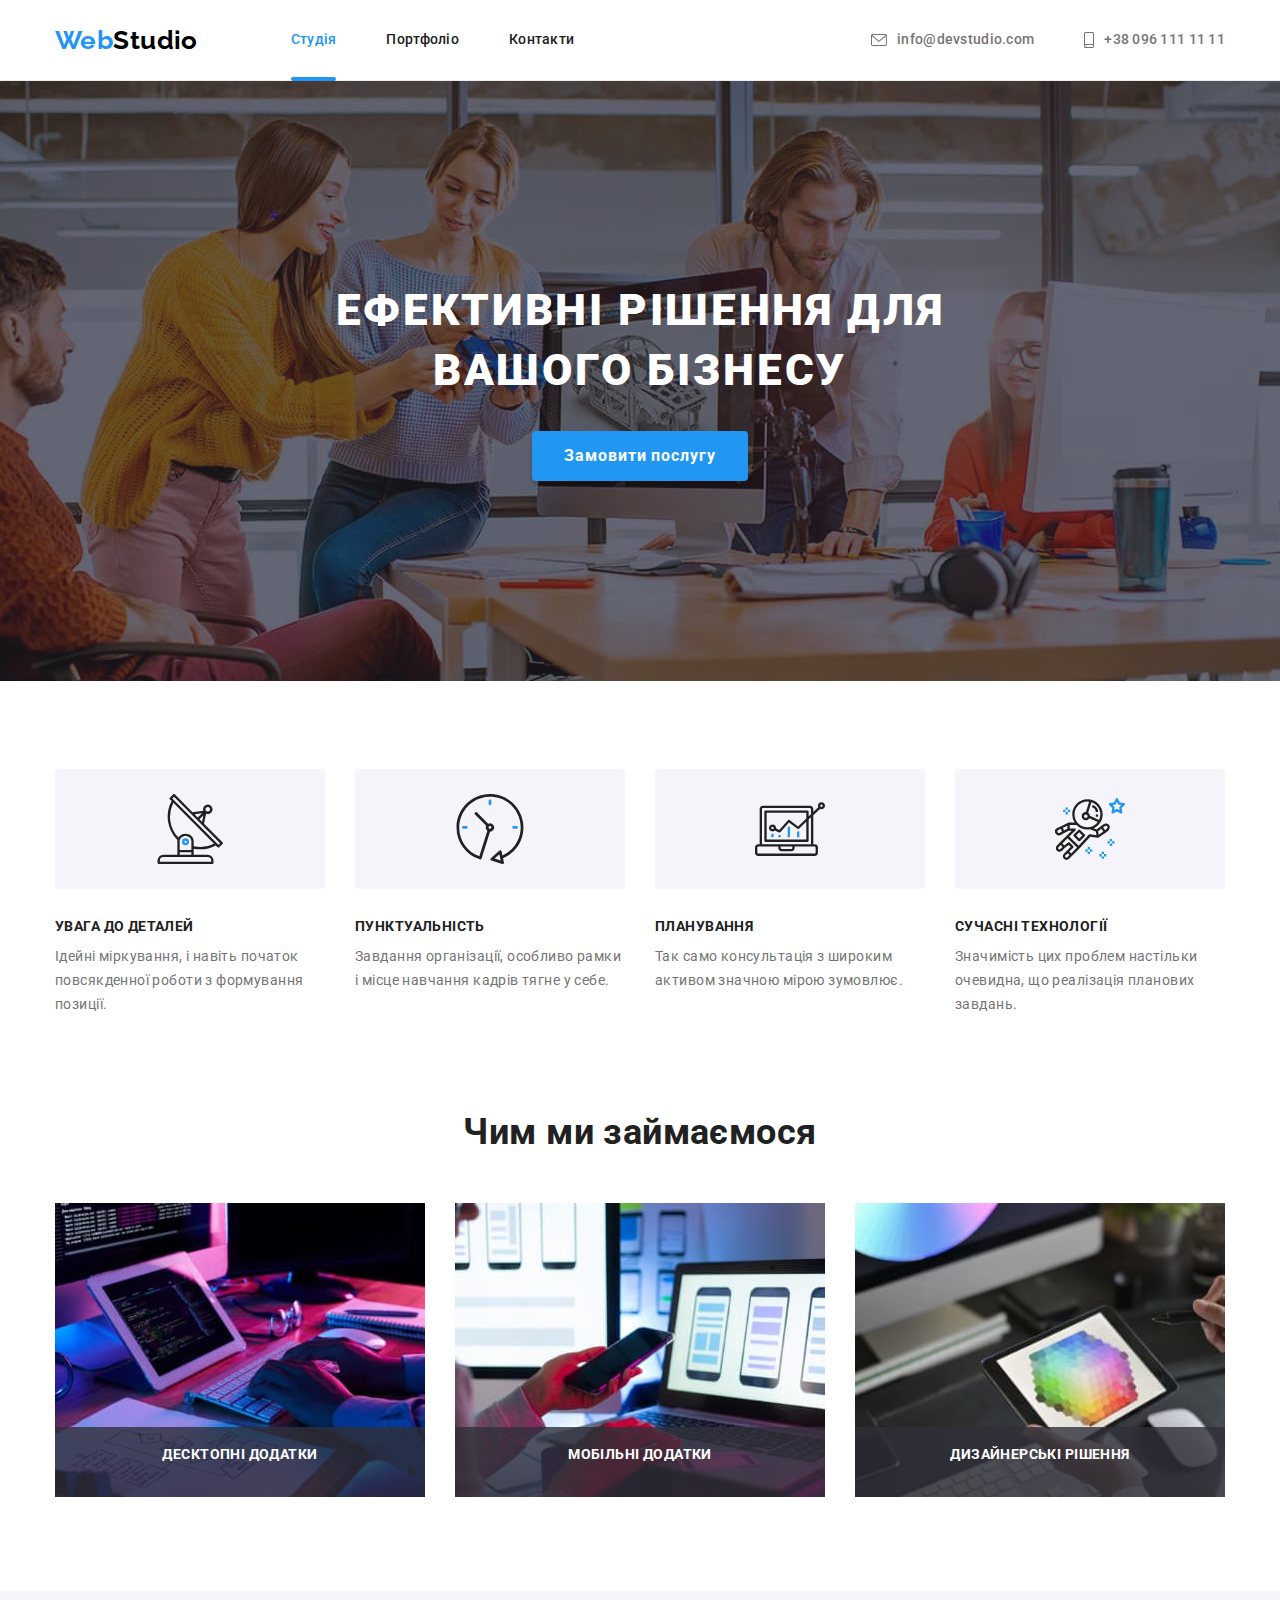
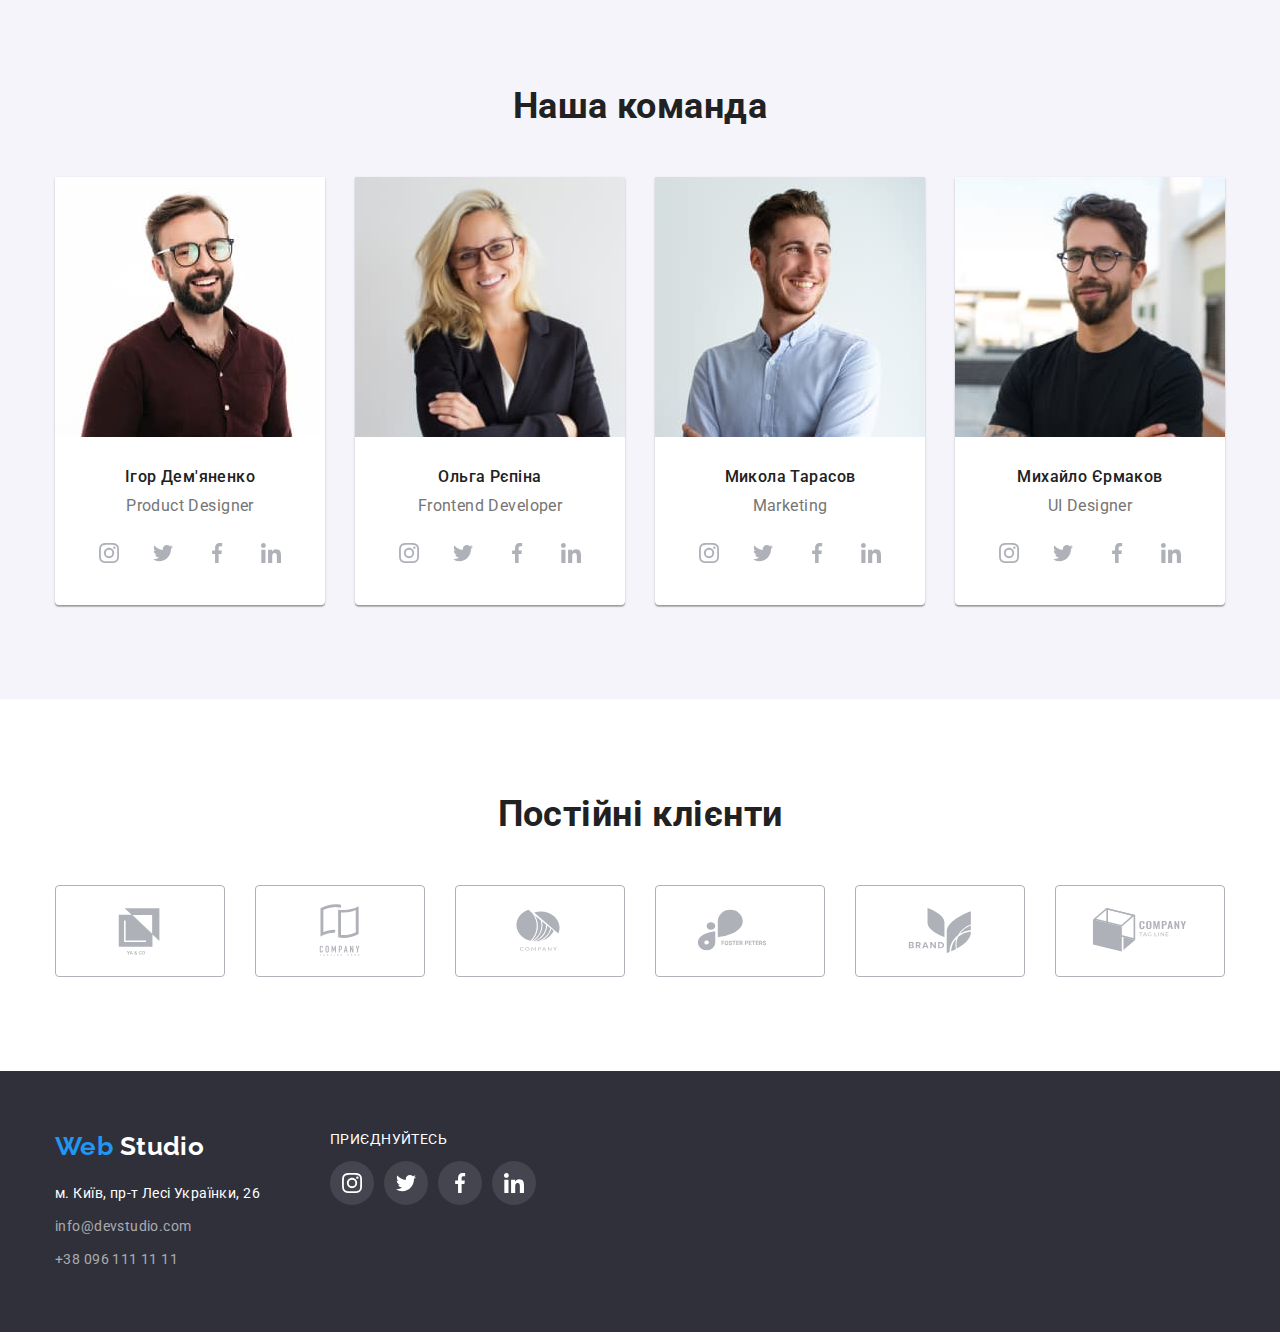
<file: index.html>
<!DOCTYPE html>
<html lang="uk">
  <head>
    <meta charset="UTF-8" />
    <meta name="viewport" content="width=device-width, initial-scale=1.0" />
    <title>Document</title>

    <!-- Fonts -->
    <link
      href="https://fonts.googleapis.com/css2?family=Raleway:wght@700&family=Roboto:wght@400;500;700&display=swap"
      rel="stylesheet"
    />

    <!-- Normalise -->
    <link
      rel="stylesheet"
      href="https://cdnjs.cloudflare.com/ajax/libs/modern-normalize/1.1.0/modern-normalize.min.css"
    />

    <!-- Custom Styles -->
    <link rel="stylesheet" href="./css/styles.css" />
  </head>
  <body>
    <!-- Шапка сайта-->
    <header class="headerclass">
      <div class="container main-nav">
        <nav class="flex">
          <a href="./index.html" class="logo">Web<span class="logosecondword">Studio</span></a>
          <ul class="site-nav list">
            <li class="item"><a href=" ./" class="link current">Студія</a></li>
            <li class="item"><a href=" ./portfolio.html" class="link">Портфоліо</a></li>
            <li class="item"><a href=" ./contacts.html" class="link">Контакти</a></li>
          </ul>
        </nav>
        <ul class="auth-nav list">
          <li class="item">
            <a href="mailto:info@devstudio.com" class="link">
              <svg class="contacts-icon" width="16" height="12">
                <use href="./images/sprite.svg#icon-envelope"></use>
              </svg>
              info@devstudio.com</a
            >
          </li>
          <li class="item">
            <a href="tel:+380961111111" class="link">
              <svg class="contacts-icon" width="10" height="16">
                <use href="./images/sprite.svg#icon-smartphone"></use>
              </svg>
              +38 096 111 11 11</a
            >
          </li>
        </ul>
      </div>
    </header>
    <main>
      <!-- Портфолио/Герой -->

      <section class="hero">
        <h1 class="hero-tittle">Ефективні рішення для вашого бізнесу</h1>
        <button type="button" class="button primary focus" data-modal-open>Замовити послугу</button>
      </section>

      <!-- Особенности -->
      <section class="section feature">
        <div class="container">
          <h2 class="title visually-hidden">Особливості</h2>
          <ul class="feature-list list">
            <li class="item icon-antenna">
              <div class="feature-svg">
                <svg class="social-icon-feature" width="20" height="20">
                  <use href="./images/sprite.svg#icon-antenna"></use>
                </svg>
                </div>
              <h3 class="titlelist">Увага до деталей</h3>
              <p class="text">
                Ідейні міркування, і навіть початок повсякденної роботи з формування позиції.
              </p>
            
            </li>
            <li class="item icon-clock">
              <div class="feature-svg">
                <svg class="social-icon-feature" width="20" height="20">
                  <use href="./images/sprite.svg#icon-clock"></use>
                </svg>
                </div>
              <h3 class="titlelist">Пунктуальність</h3>
              <p class="text">
                Завдання організації, особливо рамки і місце навчання кадрів тягне у себе.
              </p>
              
            </li>
            <li class="item icon-diagram">
              <div class="feature-svg">
                <svg class="social-icon-feature" width="20" height="20">
                  <use href="./images/sprite.svg#icon-diagram"></use>
                </svg>
              </div>
              <h3 class="titlelist">Планування</h3>
              <p class="text">Так само консультація з широким активом значною мірою зумовлює.</p>
              
          </li>
            <li class="item icon-astronaut">
              <div class="feature-svg">
                <svg class="social-icon-feature" width="20" height="20">
                  <use href="./images/sprite.svg#icon-astronaut"></use>
                </svg>
              </div>
              <h3 class="titlelist">Сучасні технології</h3>
              <p class="text">
                Значимість цих проблем настільки очевидна, що реалізація планових завдань.
              </p>
              
            </li>
          </ul>
        </div>
      </section>

      <!-- Чем мы занимаемся -->
      <section class="section">
        <div class="container">
          <h2 class="title">Чим ми займаємося</h2>
          <ul class="list doing">
            <li class="item">
              <img
                src="./images/about-1.jpg"
                alt="реалізація готового алгоритму через код"
                width="370"
              />
              <div class="doing-position">
              <p>Десктопні додатки</p>
              </div>
            </li>
            <li class="item">
              <img
                src="./images/about-2.jpg"
                alt="намальовані варіанти дизайну сайту на телефоні"
                width="370"
              />
              <div class="doing-position">
                <p>Мобільні додатки</p>
                </div>
            </li>
            <li class="item">
              <img src="./images/about-3.jpg" alt="вибор ти підбір кольору" width="370" />
              <div class="doing-position">
                <p>Дизайнерські рішення</p>
                </div>
            </li>
          </ul>
        </div>
      </section>

      <!-- Наша команда -->
      <section class="section team">
        <div class="container">
          <h2 class="title">Наша команда</h2>
          <ul class="team-list list">
            <li class="cards">
                <img src="./images/portrait1.jpg" alt="чоловік-дизайнер посміхається" width="270"/>
                <div class="textinteam">
                <h3 class="title">Ігор Дем'яненко</h3>
                <p lang="en" class="text">Product Designer</p>
                <ul class="sociallinks list">
                  <li class="sociallinks-item">
                    <a
                      class="social-link link"
                      href="https://instagram.com/"
                      target="_blank"
                      rel="nofollow noopener noreferrer"
                      aria-label="Instagram"
                    >
                      <svg class="social-icon" width="20" height="20">
                        <use href="./images/sprite.svg#icon-instagram"></use>
                      </svg>
                    </a>
                  </li>
                  <li class="sociallinks-item">
                    <a
                      class="social-link link"
                      href="https://twitter.com/"
                      target="_blank"
                      rel="nofollow noopener noreferrer"
                      aria-label="twitter"
                    >
                      <svg class="social-icon" width="20" height="20">
                        <use href="./images/sprite.svg#icon-twitter"></use>
                      </svg>
                    </a>
                  </li>
                  <li class="sociallinks-item">
                    <a
                      class="social-link link"
                      href="https://facebook.com/"
                      target="_blank"
                      rel="nofollow noopener noreferrer"
                      aria-label="facebook"
                    >
                      <svg class="social-icon" width="20" height="20">
                        <use href="./images/sprite.svg#icon-facebook"></use>
                      </svg>
                    </a>
                  </li>
                  <li class="sociallinks-item">
                    <a
                      class="social-link link"
                      href="https://linkedin.com/"
                      target="_blank"
                      rel="nofollow noopener noreferrer"
                      aria-label="linkedin"
                    >
                      <svg class="social-icon" width="20" height="20">
                        <use href="./images/sprite.svg#icon-linkedin"></use>
                      </svg>
                    </a>
                  </li>
                </ul>
                  </div>
            </li>
            <li class="cards">
              <img
                src="./images/portrait2.jpg"
                alt="фронтенд девелопер жінка посміхається"
                width="270"
              />
              <div class="textinteam">
                <h3 class="title">Ольга Рєпіна</h3>
                <p lang="en" class="text">Frontend Developer</p>
                <ul class="sociallinks list">
                  <li class="sociallinks-item">
                    <a
                      class="social-link link"
                      href="https://instagram.com/"
                      target="_blank"
                      rel="nofollow noopener noreferrer"
                      aria-label="Instagram"
                    >
                      <svg class="social-icon" width="20" height="20">
                        <use href="./images/sprite.svg#icon-instagram"></use>
                      </svg>
                    </a>
                  </li>
                  <li class="sociallinks-item">
                    <a
                      class="social-link link"
                      href="https://twitter.com/"
                      target="_blank"
                      rel="nofollow noopener noreferrer"
                      aria-label="twitter"
                    >
                      <svg class="social-icon" width="20" height="20">
                        <use href="./images/sprite.svg#icon-twitter"></use>
                      </svg>
                    </a>
                  </li>
                  <li class="sociallinks-item">
                    <a
                      class="social-link link"
                      href="https://facebook.com/"
                      target="_blank"
                      rel="nofollow noopener noreferrer"
                      aria-label="facebook"
                    >
                      <svg class="social-icon" width="20" height="20">
                        <use href="./images/sprite.svg#icon-facebook"></use>
                      </svg>
                    </a>
                  </li>
                  <li class="sociallinks-item">
                    <a
                      class="social-link link"
                      href="https://linkedin.com/"
                      target="_blank"
                      rel="nofollow noopener noreferrer"
                      aria-label="linkedin"
                    >
                      <svg class="social-icon" width="20" height="20">
                        <use href="./images/sprite.svg#icon-linkedin"></use>
                      </svg>
                    </a>
                  </li>
                </ul>
              </div>
            </li>
            <li class="cards">
              <img src="./images/portrait3.jpg" alt="маркетолог чоловік посміхаєтсья" width="270" />
              <div class="textinteam">
                <h3 class="title">Микола Тарасов</h3>
                <p lang="en" class="text">Marketing</p>
                <ul class="sociallinks list">
                  <li class="sociallinks-item">
                    <a
                      class="social-link link"
                      href="https://instagram.com/"
                      target="_blank"
                      rel="nofollow noopener noreferrer"
                      aria-label="Instagram"
                    >
                      <svg class="social-icon" width="20" height="20">
                        <use href="./images/sprite.svg#icon-instagram"></use>
                      </svg>
                    </a>
                  </li>
                  <li class="sociallinks-item">
                    <a
                      class="social-link link"
                      href="https://twitter.com/"
                      target="_blank"
                      rel="nofollow noopener noreferrer"
                      aria-label="twitter"
                    >
                      <svg class="social-icon" width="20" height="20">
                        <use href="./images/sprite.svg#icon-twitter"></use>
                      </svg>
                    </a>
                  </li>
                  <li class="sociallinks-item">
                    <a
                      class="social-link link"
                      href="https://facebook.com/"
                      target="_blank"
                      rel="nofollow noopener noreferrer"
                      aria-label="facebook"
                    >
                      <svg class="social-icon" width="20" height="20">
                        <use href="./images/sprite.svg#icon-facebook"></use>
                      </svg>
                    </a>
                  </li>
                  <li class="sociallinks-item">
                    <a
                      class="social-link link"
                      href="https://linkedin.com/"
                      target="_blank"
                      rel="nofollow noopener noreferrer"
                      aria-label="linkedin"
                    >
                      <svg class="social-icon" width="20" height="20">
                        <use href="./images/sprite.svg#icon-linkedin"></use>
                      </svg>
                    </a>
                  </li>
                </ul>
              </div>
            </li>
            <li class="cards">
              <img
                src="./images/portrait4.jpg"
                alt="ЮИ дизайнер посміхається портрет"
                width="270"
              />
              <div class="textinteam">
                <h3 class="title">Михайло Єрмаков</h3>
                <p lang="en" class="text">UI Designer</p>
                <ul class="sociallinks list">
                  <li class="sociallinks-item">
                    <a
                      class="social-link link"
                      href="https://instagram.com/"
                      target="_blank"
                      rel="nofollow noopener noreferrer"
                      aria-label="Instagram"
                    >
                      <svg class="social-icon" width="20" height="20">
                        <use href="./images/sprite.svg#icon-instagram"></use>
                      </svg>
                    </a>
                  </li>
                  <li class="sociallinks-item">
                    <a
                      class="social-link link"
                      href="https://twitter.com/"
                      target="_blank"
                      rel="nofollow noopener noreferrer"
                      aria-label="twitter"
                    >
                      <svg class="social-icon" width="20" height="20">
                        <use href="./images/sprite.svg#icon-twitter"></use>
                      </svg>
                    </a>
                  </li>
                  <li class="sociallinks-item">
                    <a
                      class="social-link link"
                      href="https://facebook.com/"
                      target="_blank"
                      rel="nofollow noopener noreferrer"
                      aria-label="facebook"
                    >
                      <svg class="social-icon" width="20" height="20">
                        <use href="./images/sprite.svg#icon-facebook"></use>
                      </svg>
                    </a>
                  </li>
                  <li class="sociallinks-item">
                    <a
                      class="social-link link"
                      href="https://linkedin.com/"
                      target="_blank"
                      rel="nofollow noopener noreferrer"
                      aria-label="linkedin"
                    >
                      <svg class="social-icon" width="20" height="20">
                        <use href="./images/sprite.svg#icon-linkedin"></use>
                      </svg>
                    </a>
                  </li>
                </ul>
              </div>
            </li>
          </ul>
        </div>
      </section>
    </main>

    <!-- Постійні клієнти -->

    <section class="section">
      <div class="container">
        <h2 class="title">Постійні клієнти</h2>
        <ul class="company list">
          <li class="item">
            <a
              class="company link"
              href="https://company1.com/"
              target="_blank"
              rel="nofollow noopener noreferrer"
              aria-label="company1"
            >
              <svg class="social-icon" width="106" height="60">
                <use href="./images/sprite.svg#icon-Logo"></use>
              </svg>
            </a>
          </li>
          <li class="item">
            <a
              class="company link"
              href="https://company2.com/"
              target="_blank"
              rel="nofollow noopener noreferrer"
              aria-label="company2"
            >
              <svg class="social-icon" width="106" height="60">
                <use href="./images/sprite.svg#icon-Logo-1"></use>
              </svg>
            </a>
          </li>
          <li class="item">
            <a
              class="company link"
              href="https://company3.com/"
              target="_blank"
              rel="nofollow noopener noreferrer"
              aria-label="company3"
            >
              <svg class="social-icon" width="106" height="60">
                <use href="./images/sprite.svg#icon-Logo-2"></use>
              </svg>
            </a>
          </li>
          <li class="item">
            <a
              class="company link"
              href="https://company4.com/"
              target="_blank"
              rel="nofollow noopener noreferrer"
              aria-label="company4"
            >
              <svg class="social-icon" width="106" height="60">
                <use href="./images/sprite.svg#icon-Logo-3"></use>
              </svg>
            </a>
          </li>
          <li class="item">
            <a
              class="company link"
              href="https://company5.com/"
              target="_blank"
              rel="nofollow noopener noreferrer"
              aria-label="company5"
            >
              <svg class="social-icon" width="106" height="60">
                <use href="./images/sprite.svg#icon-Logo-4"></use>
              </svg>
            </a>
          </li>
          <li class="item">
            <a
              class="company link"
              href="https://company6.com/"
              target="_blank"
              rel="nofollow noopener noreferrer"
              aria-label="company6"
            >
              <svg class="social-icon" width="106" height="60">
                <use href="./images/sprite.svg#icon-Logo-5"></use>
              </svg>
            </a>
          </li>
          
        </ul>
      </div>
    </section>

    <!-- Футер -->
    <footer class="footer">
      <div class="container">
        <div class="footermaindiv">
        <div>
        <a href="./index.html" class="logo logofooter">
          Web
          <span class="logosecondwordinfooter">Studio</span>
        </a>
        <address>
                  <div class="footeraddresses">
            <ul class="list">
              <li class="lifooter">
                <a
                  href="https://goo.gl/maps/ru5kksHkjhNMqP6SA"
                  target="_blank"
                  rel="noopener noreferrer"
                  class="address-footer"
                >
                  м. Київ, пр-т Лесі Українки, 26
                </a>
              </li>
              <li class="lifooter">
                <a href="mailto:info@devstudio.com" class="address-footer transparency focus">
                  info@devstudio.com
                </a>
              </li>
              <li class="lifooter">
                <a href="tel:+380961111111" class="address-footer transparency focus">
                  +38 096 111 11 11
                </a>
              </li>
            </ul>
          </div>
        </address>
        </div>
          <div>
            <P class="textfooter">приєднуйтесь</P>
            <ul class="sociallinksfooter list">
              <li class="sociallinks-item"><a
                class="social-link-footer link"
                href="https://instagram.com/"
                target="_blank"
                rel="nofollow noopener noreferrer"
                aria-label="Instagram"
              >
                <svg class="social-icon-footer" width="20" height="20">
                  <use href="./images/sprite.svg#icon-instagram"></use>
                </svg>
              </a>
            </li>
            <li class="sociallinks-item"><a
                class="social-link-footer link"
                href="https://twitter.com/"
                target="_blank"
                rel="nofollow noopener noreferrer"
                aria-label="Instatwittergram"
              >
                <svg class="social-icon-footer" width="20" height="20">
                  <use href="./images/sprite.svg#icon-twitter"></use>
                </svg>
              </a>
            </li>
            <li class="sociallinks-item"><a
                class="social-link-footer link"
                href="https://facebook.com/"
                target="_blank"
                rel="nofollow noopener noreferrer"
                aria-label="facebook"
              >
                <svg class="social-icon-footer" width="20" height="20">
                  <use href="./images/sprite.svg#icon-facebook"></use>
                </svg>
              </a>
            </li>
            <li class="sociallinks-item"><a
                class="social-link-footer link"
                href="https://linkedin.com/"
                target="_blank"
                rel="nofollow noopener noreferrer"
                aria-label="linkedin"
              >
                <svg class="social-icon-footer" width="20" height="20">
                  <use href="./images/sprite.svg#icon-linkedin"></use>
                </svg>
              </a>
            </li>
            </ul>
          </div>
      </div>
      </div>
    </footer>

    <!-- BackDrop -->
  
  
<div class="backdrop is-hidden" data-modal>
  <div class="modal">
    <button class="button-backdrop" data-modal-close><svg class="social-icon-backdrop" width="11" height="11">
      <use href="./images/sprite.svg#icon-Vector"></use>
    </svg></button>
  </div>  
</div>

<script src="./js/modal.js"></script>
  </body>
</html>
</file>
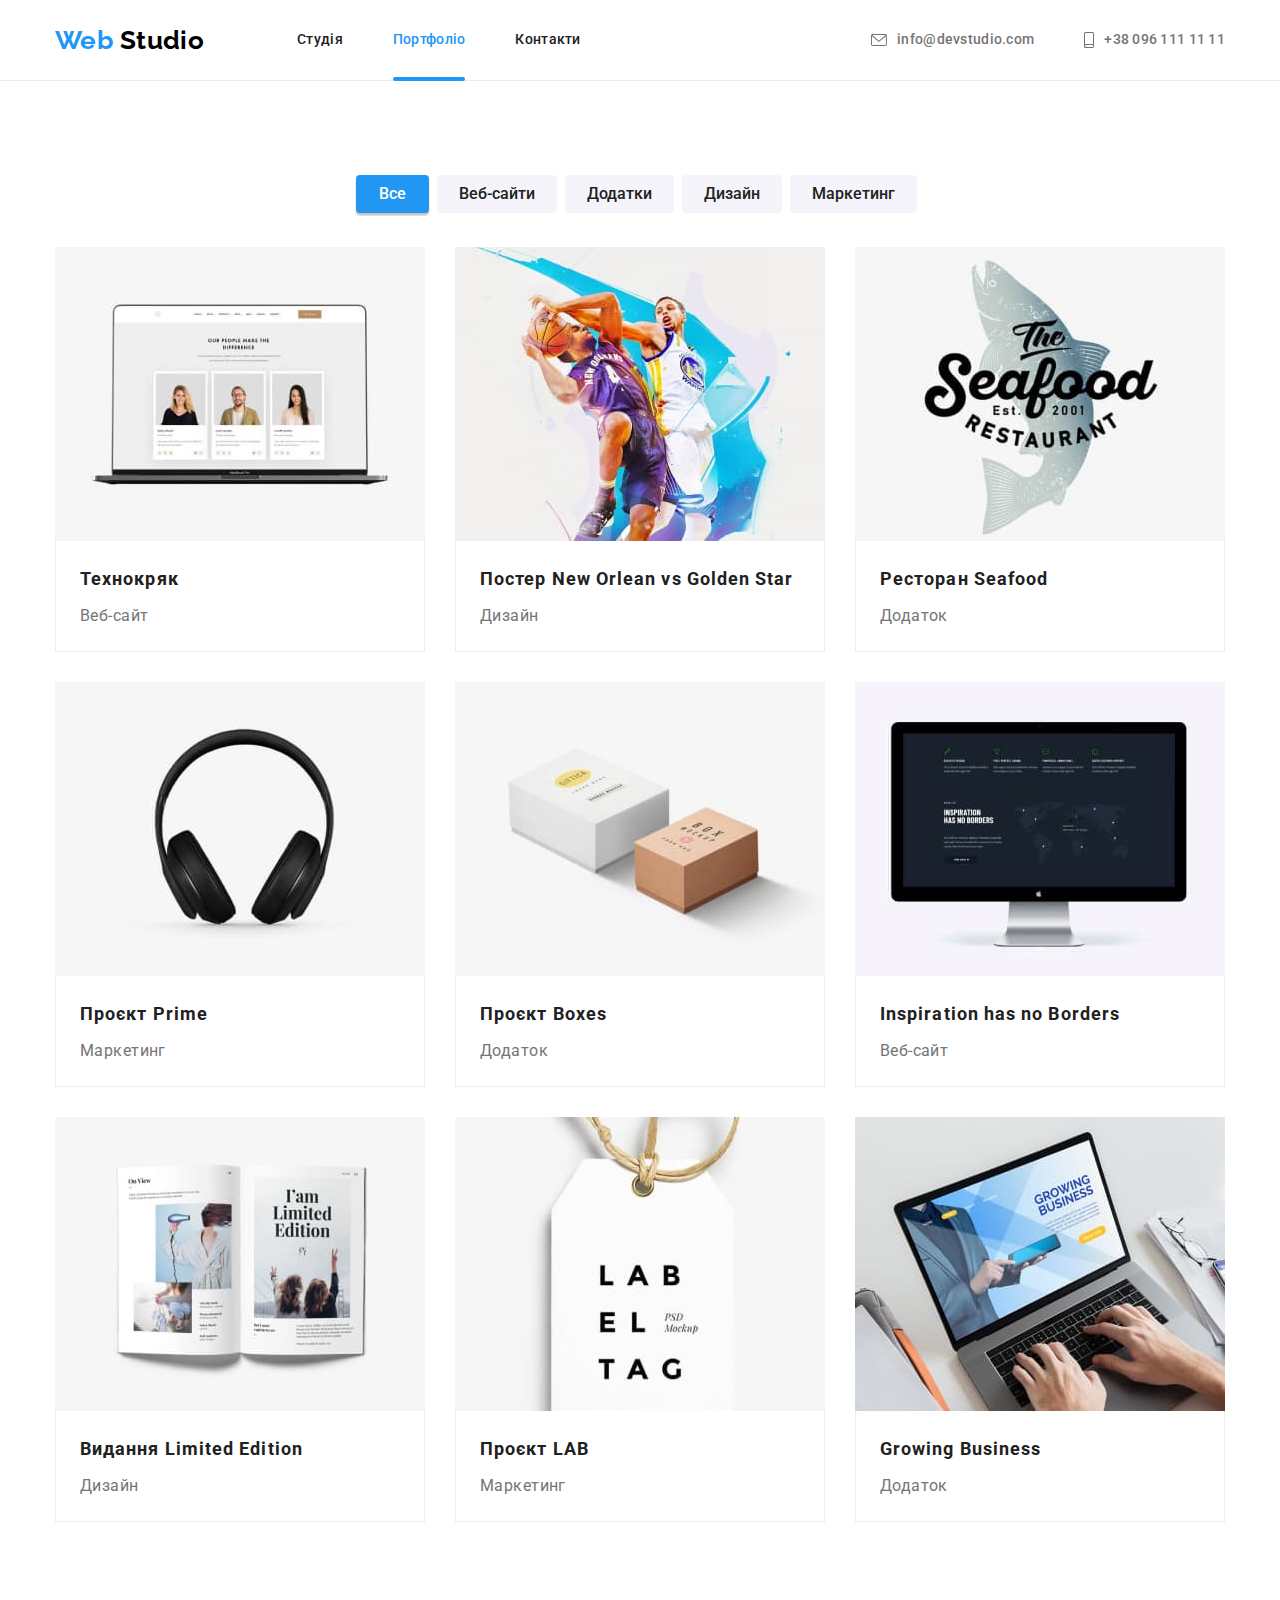
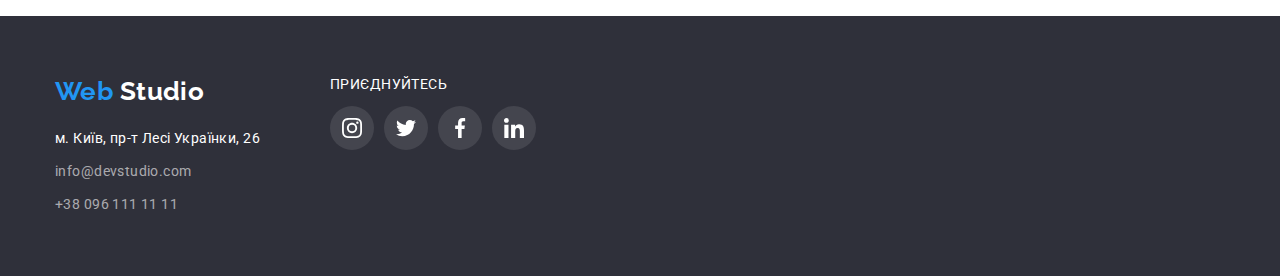
<file: portfolio.html>
<!DOCTYPE html>
<html lang="ru">
  <head>
    <meta charset="UTF-8" />
    <meta name="viewport" content="width=device-width, initial-scale=1.0" />
    <title>Document</title>
    <link
      href="https://fonts.googleapis.com/css2?family=Raleway:wght@700&family=Roboto:wght@400;500;700&display=swap"
      rel="stylesheet"
    />
    <link
      rel="stylesheet"
      href="https://cdnjs.cloudflare.com/ajax/libs/modern-normalize/1.1.0/modern-normalize.min.css"
    />
    <link rel="stylesheet" href="./css/styles.css" />
  </head>

  <body>
    <!-- Шапка сайта-->
    <header class="headerclass">
      <div class="container main-nav">
        <nav class="flex">
          <a href="./index.html" class="logo">
            Web
            <span class="logosecondword">Studio</span>
          </a>
          <ul class="site-nav list">
            <li class="item"><a href=" ./" class="link">Студія</a></li>
            <li class="item"><a href=" ./portfolio.html" class="link current">Портфоліо</a></li>
            <li class="item"><a href=" ./contacts.html" class="link">Контакти</a></li>
          </ul>
        </nav>
        <ul class="auth-nav list">
          <li class="item">
            <a href="mailto:info@devstudio.com" class="link">
              <svg class="contacts-icon" width="16" height="12">
                <use href="./images/sprite.svg#icon-envelope"></use>      
              </svg>
              info@devstudio.com</a>
          </li>
          <li class="item"><a href="tel:+380961111111" class="link">
            <svg class="contacts-icon" width="10" height="16">
              <use href="./images/sprite.svg#icon-smartphone"></use>      
            </svg>
            +38 096 111 11 11</a></li>
        </ul>
      </div>
    </header>
    <main>
      <!-- Портфолио/Герой -->

      <section class="section portfolio">
        <div class="container">
          <h1 class="visually-hidden">Портфолио</h1>
          <ul class="list buttons">
            <li class="item"><button type="button" class="button current focus">Все</button></li>
            <li class="item">
              <button type="button" class="button porfolio focus">Веб-сайти</button>
            </li>
            <li class="item">
              <button type="button" class="button porfolio focus">Додатки</button>
            </li>
            <li class="item">
              <button type="button" class="button porfolio focus">Дизайн</button>
            </li>
            <li class="item">
              <button type="button" class="button porfolio focus">Маркетинг</button>
            </li>
          </ul>
          <ul class="list portfolios">
            <li class="item">
              <a class="link" href="">
                <div class="team-thumb">
              <img src="./images/portfolio1.jpg" alt="проєкт 1 веб-сайт" width="370" />
              <div class="portfolios-overlay">
                <p>Ресурс пропонує комплексні пропозиції з різним рівнем функціоналу та сервісів. Все це дозволить відвідувачу отримати вичерпні відомості про компанію чи приватну особу.</p>
                    </div> 
            </div>
              <div class="borderforporfolio">
                <div class="porfoliotext">
                  <h2 class="portfolio-title">Технокряк</h2>
                  <p class="text">Веб-сайт</p>
                </div>
              </div>
              </a>
            </li>
            <li class="item">
              <a class="link" href="">
                <div class="team-thumb">
              <img
                src="./images/portfolio2.jpg"
                alt="проєкт 2 дизайн постера баскетбол"
                width="370"
              />
              <div class="portfolios-overlay">
                <p>Ресурс пропонує комплексні пропозиції з різним рівнем функціоналу та сервісів. Все це дозволить відвідувачу отримати вичерпні відомості про компанію чи приватну особу.</p>
                    </div> 
            </div>
              <div class="borderforporfolio">
                <div class="porfoliotext">
                  <h2 class="portfolio-title">Постер New Orlean vs Golden Star</h2>
                  <p class="text">Дизайн</p>
                </div>
              </div>
            </a>
            </li>
            <li class="item">
              <a class="link" href="">
                <div class="team-thumb">
              <img src="./images/portfolio3.jpg" alt="проєкт 3 додаток для ресторану" width="370" />
              <div class="portfolios-overlay">
                <p>Ресурс пропонує комплексні пропозиції з різним рівнем функціоналу та сервісів. Все це дозволить відвідувачу отримати вичерпні відомості про компанію чи приватну особу.</p>
                    </div> 
            </div>
            <div class="borderforporfolio">
                <div class="porfoliotext">
                  <h2 class="portfolio-title">Ресторан Seafood</h2>
                  <p class="text">Додаток</p>
                </div>
              </div>
              </a>
            </li>
            <li class="item">
              <a class="link" href="">
                <div class="team-thumb">
              <img src="./images/portfolio4.jpg" alt="проєкт 4 навушники маркетинг" width="370" />
              <div class="portfolios-overlay">
                <p>Ресурс пропонує комплексні пропозиції з різним рівнем функціоналу та сервісів. Все це дозволить відвідувачу отримати вичерпні відомості про компанію чи приватну особу.</p>
                    </div> 
            </div>
            <div class="borderforporfolio">
                <div class="porfoliotext">
                  <h2 class="portfolio-title">Проєкт Prime</h2>
                  <p class="text">Маркетинг</p>
                </div>
              </div>
              </a>
            </li>
            <li class="item">
              <a class="link" href="">
                <div class="team-thumb">
              <img src="./images/portfolio5.jpg" alt="проєкт 5 дизайн для коробок" width="370" />
              <div class="portfolios-overlay">
                <p>Ресурс пропонує комплексні пропозиції з різним рівнем функціоналу та сервісів. Все це дозволить відвідувачу отримати вичерпні відомості про компанію чи приватну особу.</p>
                    </div> 
            </div>
            <div class="borderforporfolio">
                <div class="porfoliotext">
                  <h2 class="portfolio-title">Проєкт Boxes</h2>
                  <p class="text">Додаток</p>
                </div>
              </div>
              </a>
            </li>
            <li class="item">
              <a class="link" href="">
                <div class="team-thumb">
              <img src="./images/portfolio6.jpg" alt="проєкт 6 веб-сайт страница" width="370" />
              <div class="portfolios-overlay">
                <p>Ресурс пропонує комплексні пропозиції з різним рівнем функціоналу та сервісів. Все це дозволить відвідувачу отримати вичерпні відомості про компанію чи приватну особу.</p>
                    </div> 
            </div>
            <div class="borderforporfolio">
                <div class="porfoliotext">
                  <h2 class="portfolio-title">Inspiration has no Borders</h2>
                  <p class="text">Веб-сайт</p>
                </div>
              </div>
              </a>
            </li>
            <li class="item">
              <a class="link" href="">
                <div class="team-thumb">
              <img src="./images/portfolio7.jpg" alt="проєкт 7 дизайн до видання" width="370" />
              <div class="portfolios-overlay">
                <p>Ресурс пропонує комплексні пропозиції з різним рівнем функціоналу та сервісів. Все це дозволить відвідувачу отримати вичерпні відомості про компанію чи приватну особу.</p>
                    </div> 
            </div>
            <div class="borderforporfolio">
                <div class="porfoliotext">
                  <h2 class="portfolio-title">Видання Limited Edition</h2>
                  <p class="text">Дизайн</p>
                </div>
              </div>
              </a>
            </li>
            <li class="item">
              <a class="link" href="">
                <div class="team-thumb">
              <img
                src="./images/portfolio8.jpg"
                alt="проєкт 8 маркетинг к проєкту ЛАБ"
                width="370"
              />
              <div class="portfolios-overlay">
                <p>Ресурс пропонує комплексні пропозиції з різним рівнем функціоналу та сервісів. Все це дозволить відвідувачу отримати вичерпні відомості про компанію чи приватну особу.</p>
                    </div> 
            </div>
              <div class="borderforporfolio">
                <div class="porfoliotext">
                  <h2 class="portfolio-title">Проєкт LAB</h2>
                  <p class="text">Маркетинг</p>
                </div>
              </div>
              </a>
            </li>
            <li class="item">
              <a class="link" href="">
                <div class="team-thumb">
              <img src="./images/portfolio9.jpg" alt="проєкт 9 додаток" width="370" />
              <div class="portfolios-overlay">
                <p>Ресурс пропонує комплексні пропозиції з різним рівнем функціоналу та сервісів. Все це дозволить відвідувачу отримати вичерпні відомості про компанію чи приватну особу.</p>
                    </div> 
            </div>
            <div class="borderforporfolio">
                <div class="porfoliotext">
                  <h2 class="portfolio-title">Growing Business</h2>
                  <p class="text">Додаток</p>
                </div>
              </div>
              </a>
            </li>
          </ul>
        </div>
      </section>
    </main>

    <!-- Футер -->
    <footer class="footer">
      <div class="container">
        <div class="footermaindiv">
        <div>
        <a href="./index.html" class="logo logofooter">
          Web
          <span class="logosecondwordinfooter">Studio</span>
        </a>
        <address>
                  <div class="footeraddresses">
            <ul class="list">
              <li class="lifooter">
                <a
                  href="https://goo.gl/maps/ru5kksHkjhNMqP6SA"
                  target="_blank"
                  rel="noopener noreferrer"
                  class="address-footer"
                >
                  м. Київ, пр-т Лесі Українки, 26
                </a>
              </li>
              <li class="lifooter">
                <a href="mailto:info@devstudio.com" class="address-footer transparency focus">
                  info@devstudio.com
                </a>
              </li>
              <li class="lifooter">
                <a href="tel:+380961111111" class="address-footer transparency focus">
                  +38 096 111 11 11
                </a>
              </li>
            </ul>
          </div>
        </address>
        </div>
          <div>
            <P class="textfooter">приєднуйтесь</P>
            <ul class="sociallinksfooter list">
              <li class="sociallinks-item"><a
                class="social-link-footer link"
                href="https://instagram.com/"
                target="_blank"
                rel="nofollow noopener noreferrer"
                aria-label="Instagram"
              >
                <svg class="social-icon-footer" width="20" height="20">
                  <use href="./images/sprite.svg#icon-instagram"></use>
                </svg>
              </a>
            </li>
            <li class="sociallinks-item"><a
                class="social-link-footer link"
                href="https://twitter.com/"
                target="_blank"
                rel="nofollow noopener noreferrer"
                aria-label="Instatwittergram"
              >
                <svg class="social-icon-footer" width="20" height="20">
                  <use href="./images/sprite.svg#icon-twitter"></use>
                </svg>
              </a>
            </li>
            <li class="sociallinks-item"><a
                class="social-link-footer link"
                href="https://facebook.com/"
                target="_blank"
                rel="nofollow noopener noreferrer"
                aria-label="facebook"
              >
                <svg class="social-icon-footer" width="20" height="20">
                  <use href="./images/sprite.svg#icon-facebook"></use>
                </svg>
              </a>
            </li>
            <li class="sociallinks-item"><a
                class="social-link-footer link"
                href="https://linkedin.com/"
                target="_blank"
                rel="nofollow noopener noreferrer"
                aria-label="linkedin"
              >
                <svg class="social-icon-footer" width="20" height="20">
                  <use href="./images/sprite.svg#icon-linkedin"></use>
                </svg>
              </a>
            </li>
            </ul>
          </div>
      </div>
      </div>
    </footer>
  </body>
</html>
</file>
<file: css/styles.css>
/*     #212121; - цвет заголовка
/* #757575; - цвет текста */

html {
  box-sizing: border-box;
}

/* For all elemets */
*,
*::before,
*::after {
  box-sizing: inherit;
}
/* Стили для обнуления верхних отступов у элементов */
h1,
h2,
h3,
h4,
h5,
h6,
p {
  margin-top: 0;
}
/* Класс для обнуления базовых свойств у ссылок */
a {
  text-decoration: none;
  color: inherit;
}
/* Свойства для корректного отображения картинок */
img {
  display: block;
  max-width: 100%;
  height: auto;
}

:root {
  --hero-text-color: #ffffff;
  --primary-text-color: #757575;
  --title-text-color: #212121;
  --site-nav-text-color: #212121;
  --site-auth-nav-text-color: #757575;
  --accent-color: #2196f3;
  --address-footer-text-color: #ffffff;
  --primary-bg-color: #ffffff;
  --button-primary-text-color: #ffffff;
  --button-porfolio-usual: #f5f4fa;
  --bg-image:rgba(47, 48, 58, 0.4);
  --bgc:#F5F4FA;
  --fill-default-icon:#AFB1B8;
  --fill-hiver-icon: #FFFFFF;
}

body {
  background-color: var(----primary-bg-color);
  color: var(--primary-text-color);
  font-family: Roboto, sans-serif;
  font-size: 14px;
  letter-spacing: 0.03em;
}

.headerclass {
  border-bottom: 1px solid #ececec;
}

.list {
  list-style: none; /* убирает оформление списка*/
  padding: 0;
  margin: 0;
}
.container {
  margin-left: auto;
  margin-right: auto;
  width: 1200px;
  padding-left: 15px;
  padding-right: 15px;
  /* outline: 2px solid red;
  outline-offset: -2px; */
}

/* Шапка сайта */

.flex {
  display: flex;
  align-items: center;
}
.logo {
  color: var(--accent-color);
  font-family: Raleway, sans-serif;
  font-weight: 700;
  font-size: 26px;
  line-height: 1.19;
  text-decoration: none;
}

.logosecondword {
  color: #000000;
}
.logosecondwordinfooter {
  color: #ffffff;
}

/* Main Nav */
.main-nav {
  display: flex;
  align-items: center;
}

/* Site nav */
.site-nav {
  display: flex;
  margin-left: 93px;

}

.site-nav .item + .item {
  margin-left: 50px;
}




.site-nav .link {
  display: block;
  padding-top: 32px;
  padding-bottom: 32px;

  color: var(--site-nav-text-color);
  font-weight: 500;
  line-height: 1.14;
  letter-spacing: 0.02em;
  text-decoration: none;

  transition-property: color;
  transition-duration: 250ms;
  transition-timing-function: cubic-bezier(0.4, 0, 0.2, 1);
}

.site-nav .link:hover,
.site-nav .link:focus{
  color: var(--accent-color);
}

.site-nav .link.current {
  color: var(--accent-color);
}


.site-nav .item{
  position: relative;
}

.item .link.current:after{
  position: absolute;
  display: block;
  content: "";
  width: 100%;
  height: 4px;
  border-radius: 2px;
  bottom: -1px;
  background-color: var(--accent-color);
}

.auth-nav .link {
  color: var(--site-auth-nav-text-color);
  font-weight: 500;
  line-height: 1.14;
  letter-spacing: 0.02em;
  text-decoration: none;

  transition-property: color;
  transition-duration: 250ms;
  transition-timing-function: cubic-bezier(0.4, 0, 0.2, 1);
}

.auth-nav {
  display: flex;
  margin-left: auto;
}

.auth-nav .link:hover,
.auth-nav .link:focus {
  color: var(--accent-color);
}

.auth-nav .item + .item {
  margin-left: 50px;
}

.auth-nav .link{
  display:flex;
  gap: 10px;
  align-items: center;
}


.contacts-icon{
  fill: currentColor;
}
/*  Hero */
.hero {

  background-color: var(--bg-image);
  background-repeat: no-repeat;
  background-size: cover;
  background-position: center;


  background-image: linear-gradient(
    to right,
    var(--bg-image), 
    var(--bg-image)),
    url("../images/herobgp/hero-bgi.jpg");

  
    margin-left: auto;
    margin-right: auto;

  min-height: 600px;
  /* секция сожмется, но(картинка) не больше чем оригинльый размер */
  max-width: 1600px; 
  text-align: center;

  padding-top: 200px;
  padding-bottom: 200px;
}

.hero-tittle {
  color: var(--hero-text-color);
  font-weight: 900;
  font-size: 44px;
  line-height: 1.36;
  letter-spacing: 0.06em;
  text-transform: uppercase;
  margin-top: 0;
  margin-bottom: 30px;
  width: 696px;
  margin-left: auto;
  margin-right: auto;
}
.button.primary.focus {
  margin-right: 0;
}

/* Sections */

.section {
  padding-top: 94px;
  padding-bottom: 94px;
}

/*features*/

/*  правильно і семантично ховати заголовки */
.visually-hidden {
  position: absolute;
  width: 1px;
  height: 1px;
  margin: -1px;
  border: 0;
  padding: 0;
  white-space: nowrap;
  clip-path: inset(100%);
  clip: rect(0 0 0 0);
  overflow: hidden;
}

.section.feature {
  padding-top: 88px;
  padding-bottom: 0px;
}

.feature-list {
  display: flex;
  flex-wrap: wrap;
}
.feature-list .item {
  width: 270px;
  margin-right: 30px;
}
.feature-list .item:nth-child(4n) {
  margin-right: 0px;
}

.feature-list .titlelist {
  color: var(--title-text-color);
  font-size: 14px;
  line-height: 1.14;
  text-transform: uppercase;
  margin-top: 0;
  margin-bottom: 10px;
}

.feature-list .text {
  line-height: 1.71;
  margin-top: 0;
  margin-bottom: 0;
}

.feature-svg{
  display: flex;
justify-content: center;
align-items: center;

width: 270px;
height: 120px;
background-color: var(--bgc);

border-radius: 4px;
margin-bottom: 30px;
}

.social-icon-feature{
  width: 70px;
  height: 70px;
}

/* what we do */

.doing {
  display: flex;
  flex-wrap: wrap;
}
.doing .item {
  width: 370px;
  margin-right: 30px;
  position:relative;
}
.doing .item:nth-child(3n) {
  margin-right: 0px;
}

.section .title {
  color: var(--title-text-color);
  font-size: 36px;
  line-height: 1.17;
  text-align: center;
  margin-bottom: 50px;
  margin-top: 0;
}

.doing-position{

  display: flex;
  position: absolute;
  width: 100%;
  height: 100%;
  background: rgba(47, 48, 58, 0.8);
  
  opacity: 1;

  width: 370px;
height: 70px;
bottom: 0;

font-size: 14px;
line-height: 1.14;
font-weight: 700;

justify-content: center;
align-items: center;
letter-spacing: 0.03em;
text-transform: uppercase;
color: #FFFFFF;
}


/* Our Team */

.team-list {
  display: flex;
  flex-wrap: wrap;
}




.team-list .cards {
  width: 270px;
  margin-right: 30px;
  border-radius: 0px 0px 4px 4px;
  box-shadow: 0px 1px 3px rgba(0, 0, 0, 0.12), 0px 1px 1px rgba(0, 0, 0, 0.14),
    0px 2px 1px rgba(0, 0, 0, 0.2);
}
.team-list .cards:nth-child(4n) {
  margin-right: 0px;
}

.team {
  background-color: var(--bgc);
}
.team-list .cards {
  background-color: #ffffff;
}

.textinteam {
  padding-top: 30px;
  padding-bottom: 30px;
}

.team-list .title {
  color: var(--title-text-color);
  font-weight: 500;
  font-size: 16px;
  line-height: 1.19;
  text-align: center;
  margin-bottom: 10px;
}
.team-list .text {
  font-size: 16px;
  line-height: 1.19;
  text-align: center;
  margin-bottom: 16px;
  margin-top: 0;
}

.sociallinks{
  display: flex;
  padding: 0;
  margin: 0;
  list-style: none;
  align-content: center;
  justify-content: center;
  gap: 10px;

}

.social-link.link{
  width: 44px;
  height: 44px;
  display: flex;
  align-content: center;
  justify-content: center;
  align-items: center;
  background-color: #FFFFFF;
  border-radius: 50%;
  outline: none;
}

.sociallinks-item .social-icon{
  fill: var(--fill-default-icon); 

}

.social-link .social-icon{
transition-property: fill;
transition-duration: 250ms;
transition-timing-function: cubic-bezier(0.4, 0, 0.2, 1);
}
.social-link:hover .social-icon,
.social-link:focus .social-icon{
  fill: var(--fill-hiver-icon);

}

.social-link{
transition-property: background;
transition-duration: 250ms;
transition-timing-function: cubic-bezier(0.4, 0, 0.2, 1);
}


.social-link:hover,
.social-link:focus{
  background: var(--accent-color);
}




/* footer */
.footer {
  background-color: #2f303a;
  padding-top: 60px;
  padding-bottom: 60px;
}

.footermaindiv{
  display: flex;
  gap: 70px;
}

.textfooter{
text-transform: uppercase;
color: #FFFFFF;
}

.sociallinksfooter{
  display: flex;
  padding: 0;
  margin: 0;
  list-style: none;
  align-content: center;
  justify-content: center;
  gap: 10px;

}

.social-link-footer.link{
  width: 44px;
  height: 44px;
  display: flex;
  align-content: center;
  justify-content: center;
  align-items: center;
  background-color: rgba(255, 255, 255, 0.1);
  border-radius: 50%;
  outline: none;
}

.social-icon-footer{
  fill: var(--fill-hiver-icon);
}


.social-link-footer{
  transition-property: background;
  transition-duration: 250ms;
  transition-timing-function: cubic-bezier(0.4, 0, 0.2, 1);
}

.social-link-footer .social-icon{
transition-property: fill;
transition-duration: 250ms;
transition-timing-function: cubic-bezier(0.4, 0, 0.2, 1);
}

.social-link-footer:hover .social-icon,
.social-link-footer:focus .social-icon{
  fill: var(--fill-hiver-icon);
}

.social-link-footer:hover,
.social-link-footer:focus{
  background: var(--accent-color);
}


/* Свойства для обнуления курсива у address font-style: normal */
.address-footer {
  color: var(--address-footer-text-color);
  font-style: normal;
  font-weight: 400;
  line-height: 1.71;
  text-decoration: none;
}

.lifooter {
  margin-bottom: 9px;
}
.lifooter:nth-child(3n) {
  margin-bottom: 0px;
}

.footeraddresses {
  margin-top: 20px;
}
.address-footer.transparency {
  color: rgba(255, 255, 255, 0.6);
}


.address-footer{
transition-property: color;
transition-duration: 250ms;
transition-timing-function: cubic-bezier(0.4, 0, 0.2, 1);
}
.address-footer.focus:hover,
.address-footer:focus {
  color: var(--accent-color);
}

.logofooter {
  margin-top: 60px;
}

/* Porfolio PAGE */
.portfolios {
  display: flex;
  flex-wrap: wrap;
  gap: 30px;
}

.portfolios .item {
  flex-basis: calc((100% - 60px) / 3); /*370px   calc((100% - 60px) / 3)*/
}

.portfolios .item:nth-last-child(-n + 3) {
  margin-bottom: 0;
}

.portfolio-title {
  color: var(--title-text-color);
  font-size: 18px;
  line-height: 2;
  letter-spacing: 0.06em;
  text-align: left;
  margin-top: 0;
  margin-bottom: 4px;
}

.portfolio .text {
  font-size: 16px;
  line-height: 1.88;
  margin-top: 0;
  margin-bottom: 0;
}

.porfoliotext {
  padding-left: 24px;
  padding-right: 24px;
  padding-bottom: 20px;
  padding-top: 20px;
}


.borderforporfolio {
  border-left: 1px solid #eeeeee;
  border-bottom: 1px solid #eeeeee;
  border-right: 1px solid #eeeeee;
}


.portfolios .link{
  display: block;
  transition-property: box-shadow;
  transition-duration: 250ms;
  transition-timing-function: cubic-bezier(0.4, 0, 0.2, 1);
  }

.portfolios .link:hover,
.portfolios .link:focus{
  box-shadow: 0px 1px 1px rgba(0, 0, 0, 0.12), 0px 4px 4px rgba(0, 0, 0, 0.06), 1px 4px 6px rgba(0, 0, 0, 0.16);
}



.portfolios .team-thumb{
  position: relative;
  overflow: hidden;
}

/* .portfolios .team-thumb::after{
  display: inline-block;
  position: absolute;
  content: "";
  width: 100%;
  height: 100%;
  background-color: rgba(33, 150, 243, 0.9);
  
  transition:  250ms cubic-bezier(0.4, 0, 0.2, 1);

  opacity: 0;
}

.portfolios .team-thumb:hover::after{
  opacity: 1;
  transform: translateY(-100%);
  
} */

.portfolios .portfolios-overlay{
  position: absolute;
  width: 100%;
  height: 100%;
  background-color: rgba(33, 150, 243, 0.9);
  
  transition:  250ms cubic-bezier(0.4, 0, 0.2, 1);

  opacity: 0;


  font-size: 18px;
line-height: 1.75;

padding: 63px 24px 63px 24px;

letter-spacing: 0.03em;
color: #FFFFFF;
}

.portfolios :hover .portfolios-overlay{
  opacity: 1;
  transform: translateY(-100%);
  
}






/* Постійні клієнти  */
.company.list{
display: flex;
align-items: center;
justify-content: center;
gap: 30px;
}


.social-icon{
  fill: currentColor;
}

.company.link{
  display: flex;
  align-items: center;
  justify-content: center;
  width: 170px;
  height: 92px;
  border-radius: 4px;
  border: 1px solid #AFB1B8;
  color:var(--fill-default-icon);

  transition-property: border, color, fill;
  transition-duration: 250ms;
  transition-timing-function: cubic-bezier(0.4, 0, 0.2, 1);


}



.company.link:hover,
.company.link:focus{
  border: 1px solid var(--accent-color);
  color: var(--accent-color);
  fill: currentColor;
}



/* .company.list .item:hover,
.company.list .item:focus{
  fill: var(--accent-color);
} */

/* Buttons */
.button {
  cursor: pointer;
}
.button.focus{
transition-property: background-color, color, box-shadow;
transition-duration: 250ms;
transition-timing-function: cubic-bezier(0.4, 0, 0.2, 1);
}

.button.focus:hover,
.button.focus:focus {
  background-color: var(--accent-color);
  color: var(--button-primary-text-color);
  box-shadow: 0px 3px 1px rgba(0, 0, 0, 0.1), 0px 1px 2px rgba(0, 0, 0, 0.08),
  0px 2px 2px rgba(0, 0, 0, 0.12);
}

.button.primary {
  display: inline-block;
  color: var(--button-primary-text-color);
  background-color: var(--accent-color);
  font-weight: 700;
  font-size: 16px;
  line-height: 1.87;
  letter-spacing: 0.06em;
  border-radius: 4px;
  padding: 10px 32px;
  text-align: center;
  box-shadow: 0px 4px 4px rgba(0, 0, 0, 0.15);
  min-width: 216px;
  border: 0px;
}

.button.porfolio {
  color: var(--title-text-color);
  background-color: var(--button-porfolio-usual);
  font-weight: 500;
  font-size: 16px;
  line-height: 1.6;
  text-align: center;
  padding: 6px 22px;
  border-radius: 4px;
  min-width: 73px;
  border: 0px;
}
.button.current {
  color: var(--button-primary-text-color);
  background-color: var(--accent-color);
  font-weight: 500;
  font-size: 16px;
  line-height: 1.6;
  text-align: center;
  padding: 6px 22px;
  border-radius: 4px;
  min-width: 73px;
  border: 0px;
  box-shadow: 0px 3px 1px rgba(0, 0, 0, 0.1), 0px 1px 2px rgba(0, 0, 0, 0.08),
    0px 2px 2px rgba(0, 0, 0, 0.12);
}
.buttons {
  margin-top: 0;
  margin-bottom: 34px;
}

.list.buttons {
  display: flex;
  justify-content: center;
}

.button {
  margin-right: 8px;
}
.buttons .item:nth-last-child(5n) {
  margin-right: 0px;
}




/* BackDrop */


.backdrop.is-hidden{
opacity: 0;
pointer-events: none;
overflow: visibility;
}

.backdrop{
  position:fixed;
  top: 0;
  left: 0;
  width: 100%;
  height: 100%;
  background-color: rgba(0, 0, 0, 0.2);
  opacity: 1;
  transition: opacity 250ms cubic-bezier(0.4, 0, 0.2, 1);
}

/* Когда модалка спрятана к ней применяем: */
.backdrop.is-hidden .modal{
transform: scale(0.9)  translate(-50%, -50%);
}


.modal{
  min-height: 581px;
  min-width: 528px;
  background-color: #FFFFFF;
  box-shadow: 0px 1px 3px rgba(0, 0, 0, 0.12), 0px 1px 1px rgba(0, 0, 0, 0.14), 0px 2px 1px rgba(0, 0, 0, 0.2);
  border-radius: 4px;

  position: absolute;
  top: 50%; 
  left: 50%;
  
  transform: scale(1) translate(-50%, -50%);

  transition: transorm 250ms cubic-bezier(0.4, 0, 0.2, 1);

}


  .social-icon-backdrop{
    fill: currentColor;
  }

  .button-backdrop{
    position: absolute;

    background-color: transparent;
  border: 1px solid rgba(0, 0, 0, 0.1);
  border-radius: 50%;

  width: 30px;
  height: 30px;

  display: flex;
  align-items: center;
  justify-content: center;
  right: 8px;
  top: 8px;
  cursor: pointer;
}
</file>
